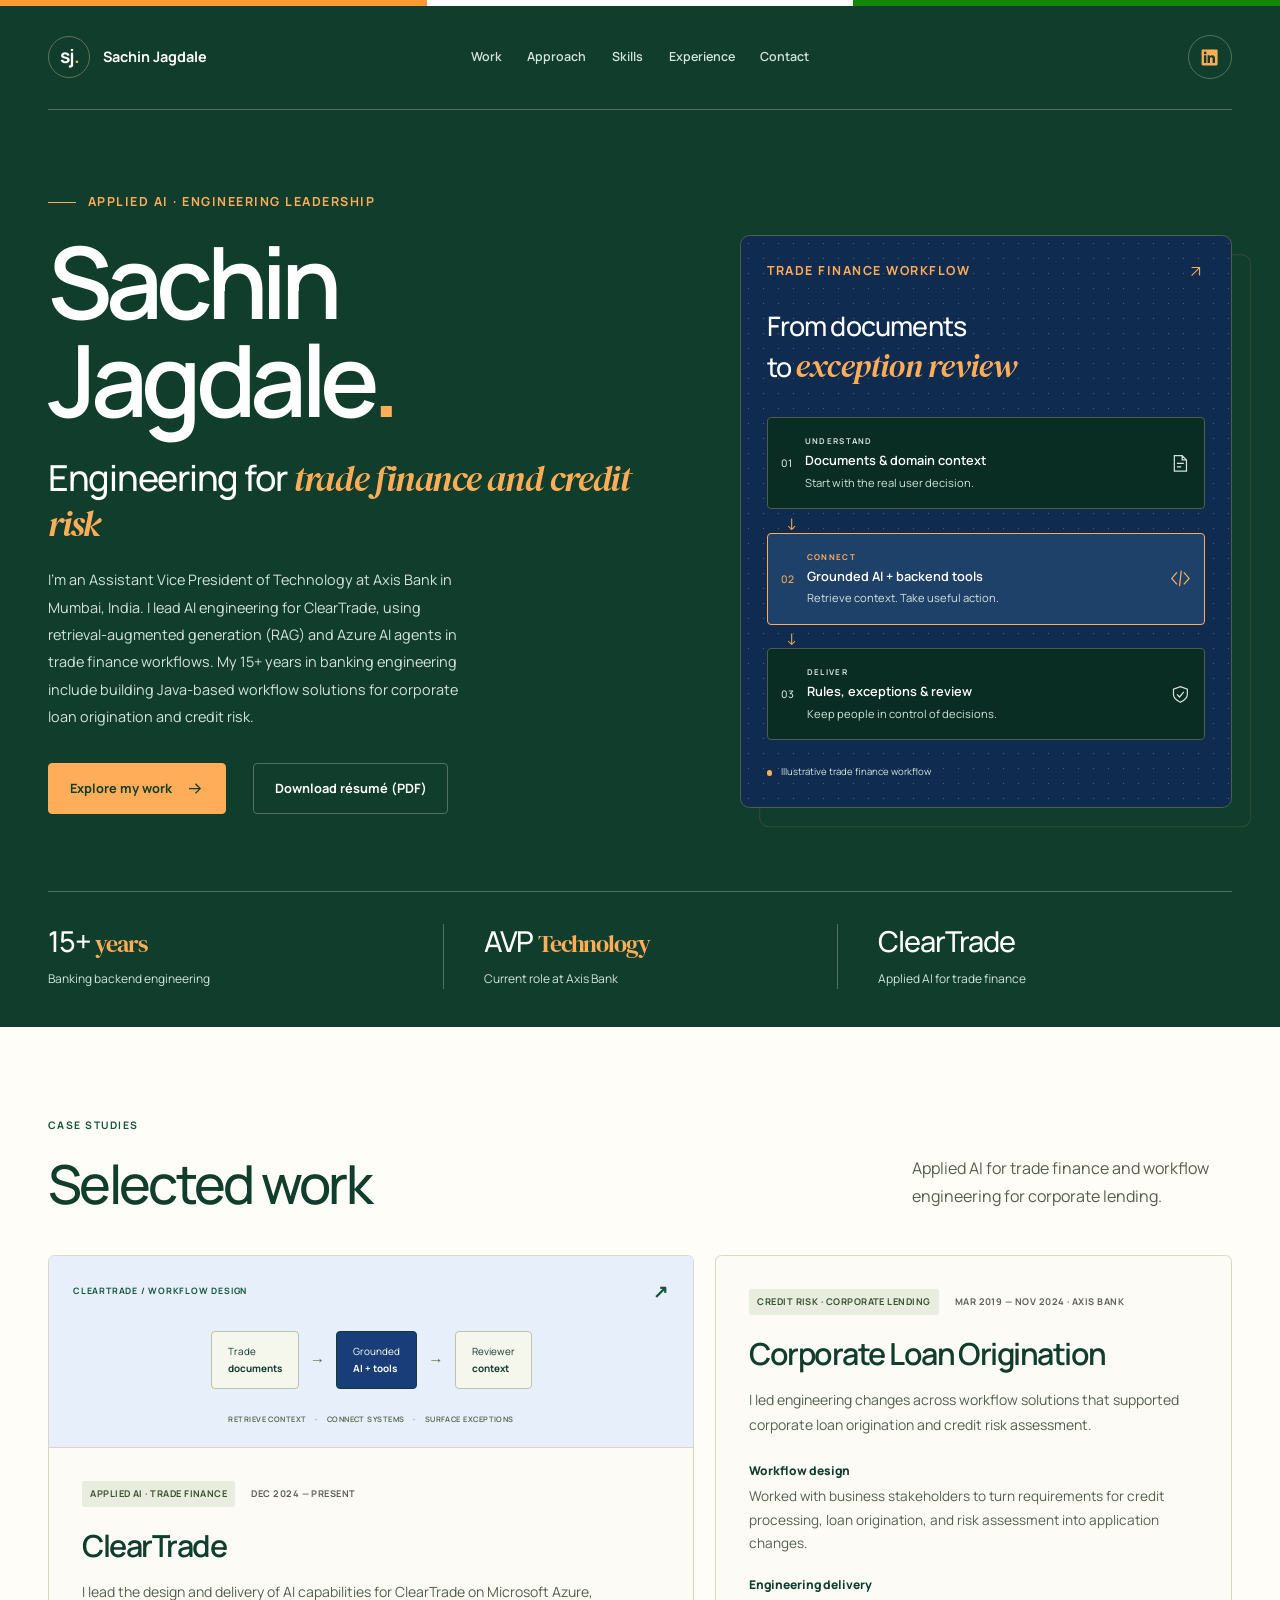
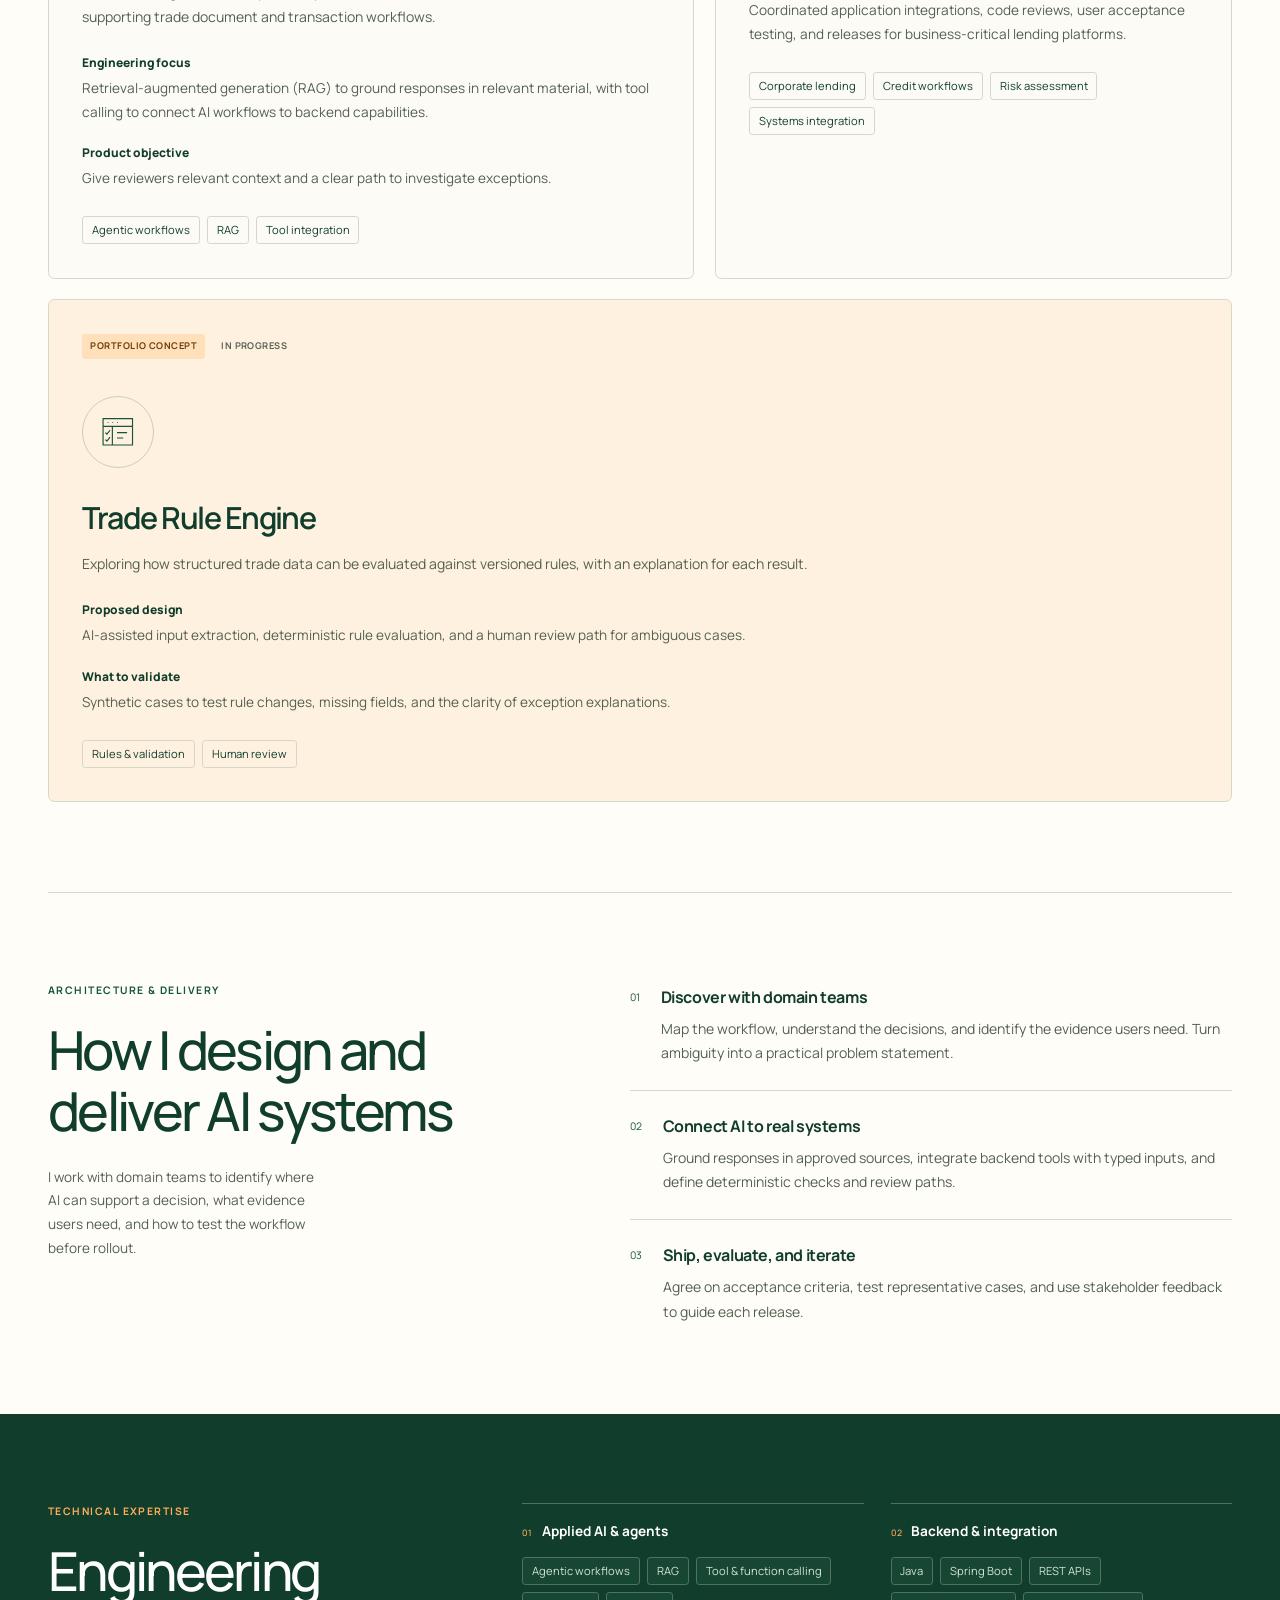
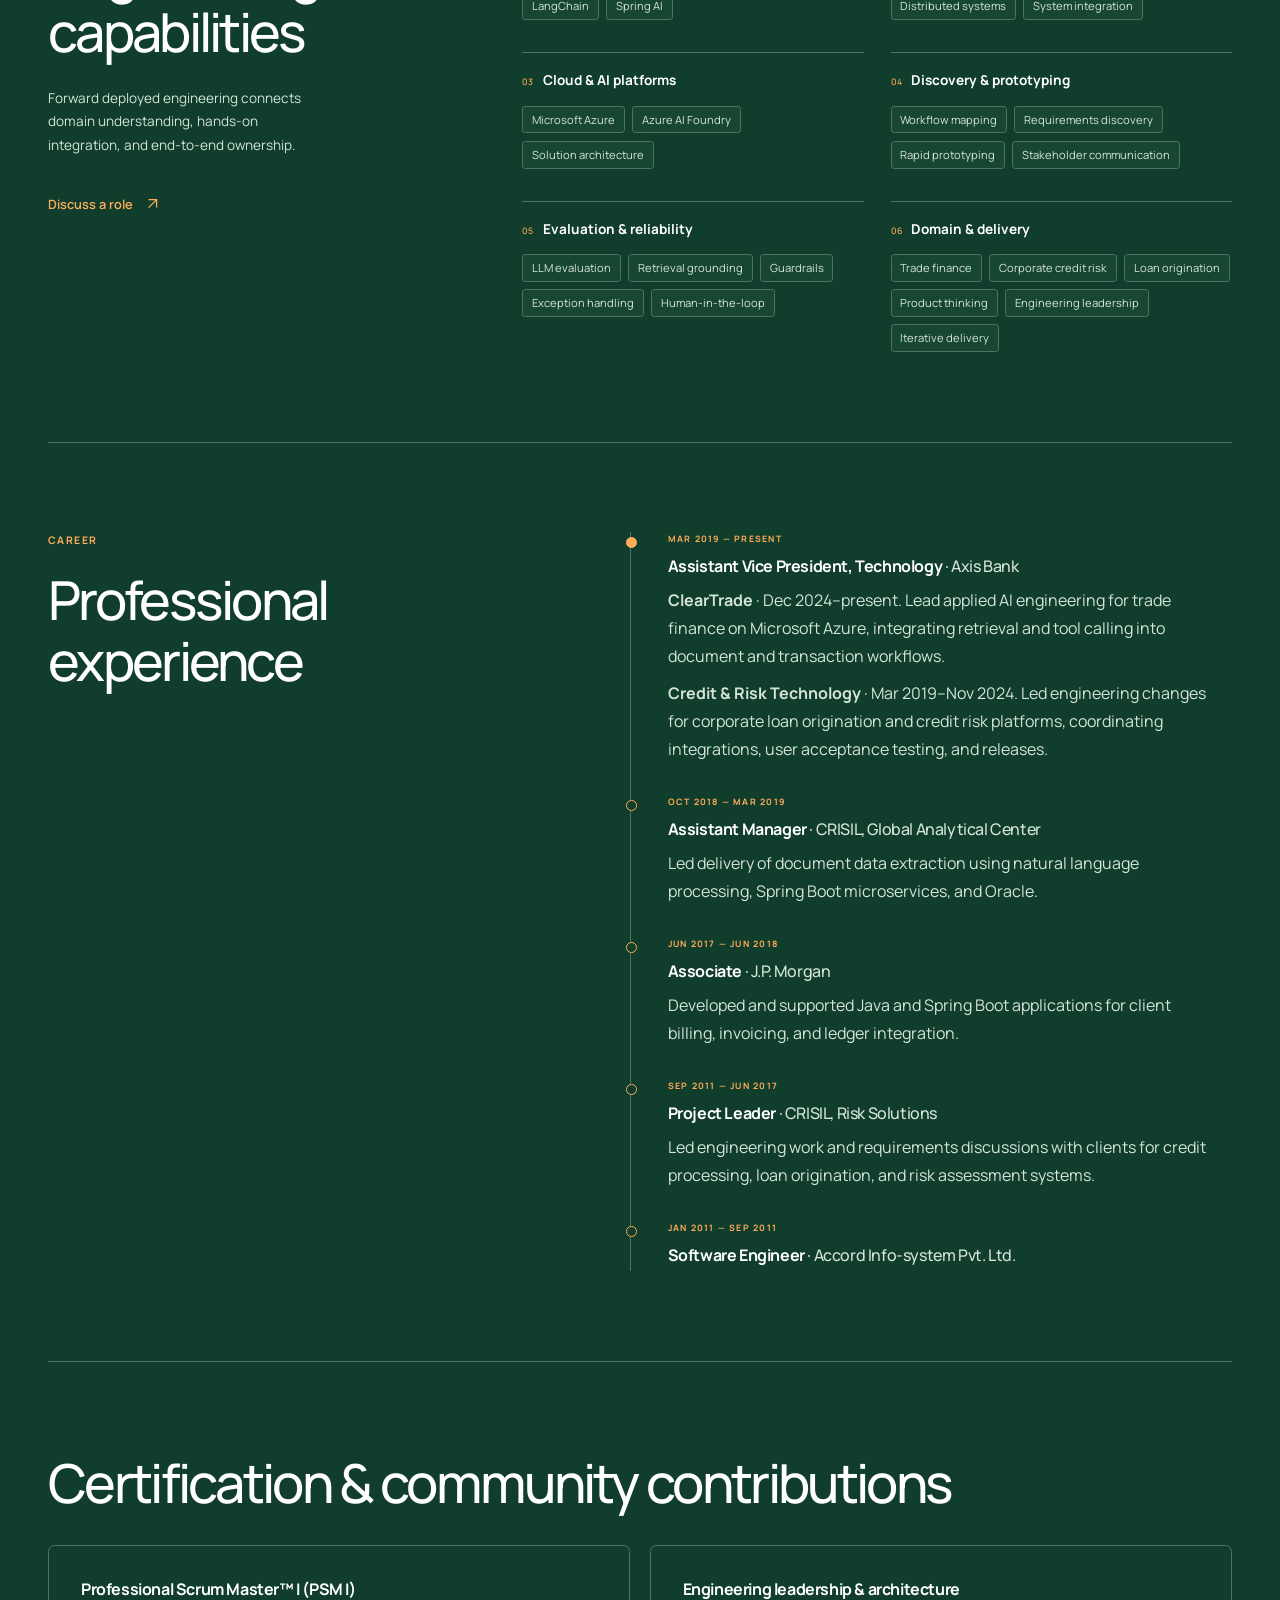
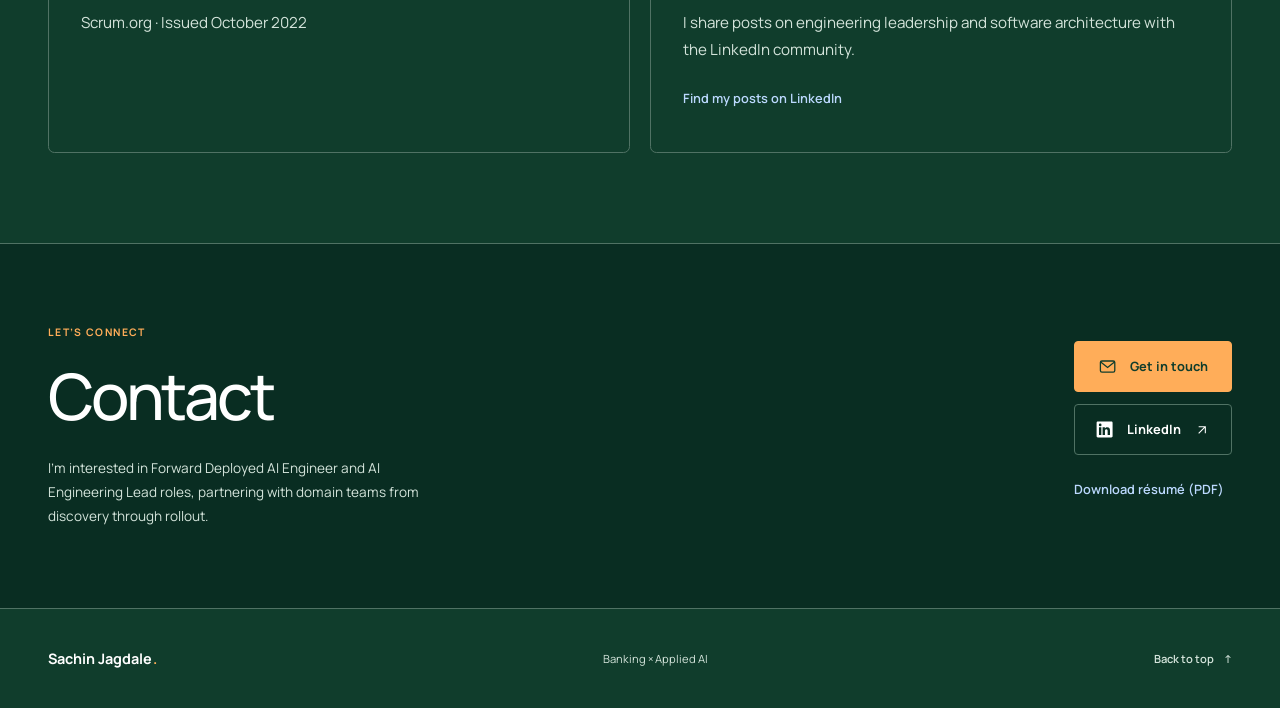
<file: index.html>
<!doctype html>
<html lang="en">
<head>
  <meta charset="utf-8">
  <meta name="viewport" content="width=device-width, initial-scale=1">
  <meta name="description" content="Sachin Jagdale’s engineering portfolio covers Azure AI agents and RAG for trade finance, Java banking systems, and corporate loan origination at Axis Bank.">
  <meta name="theme-color" content="#103d2c">
  <meta property="og:type" content="website">
  <meta property="og:title" content="Sachin Jagdale | AI Engineering Leadership in Banking">
  <meta property="og:description" content="Explore ClearTrade and corporate lending workflows from a Mumbai-based engineering leader with 15+ years in banking technology.">
  <title>Sachin Jagdale | AI Engineering Leadership in Banking</title>
  <link rel="icon" href="favicon.svg" type="image/svg+xml">
  <link rel="preload" href="fonts/manrope-latin.woff2" as="font" type="font/woff2" crossorigin>
  <link rel="stylesheet" href="styles.css">
  <script src="profile.js" defer></script>
</head>
<body id="top">
  <a class="skip" href="#main">Skip to content</a>
  <header class="shell header">
    <a class="brand" href="#top" aria-label="Sachin Jagdale, back to top"><span class="monogram" aria-hidden="true">sj<span>.</span></span><span>Sachin Jagdale</span></a>
    <nav aria-label="Main navigation">
      <a href="#work">Work</a>
      <a href="#approach">Approach</a>
      <a href="#skills">Skills</a>
      <a href="#experience">Experience</a>
      <a href="#contact">Contact</a>
    </nav>
    <a class="social-link" href="https://www.linkedin.com/in/sachinj158" data-link="linkedin" target="_blank" rel="noopener noreferrer" aria-label="Sachin Jagdale on LinkedIn (opens in a new tab)">
      <svg class="icon" viewBox="0 0 24 24" fill="currentColor" aria-hidden="true"><path d="M20.45 2H3.55C2.69 2 2 2.68 2 3.52v16.96c0 .84.69 1.52 1.55 1.52h16.9c.86 0 1.55-.68 1.55-1.52V3.52c0-.84-.69-1.52-1.55-1.52ZM7.93 18.75H4.98V9.2h2.95v9.55ZM6.46 7.9a1.71 1.71 0 1 1 0-3.42 1.71 1.71 0 0 1 0 3.42Zm12.29 10.85H15.8V14.1c0-1.11-.02-2.54-1.55-2.54-1.55 0-1.79 1.21-1.79 2.46v4.73H9.51V9.2h2.83v1.3h.04c.39-.74 1.35-1.52 2.78-1.52 2.98 0 3.59 1.96 3.59 4.51v5.26Z"/></svg>
    </a>
  </header>

  <main id="main">
    <section class="hero shell" aria-labelledby="intro">
      <div class="hero-copy">
        <p class="eyebrow"><span class="small-line" aria-hidden="true"></span> APPLIED AI · ENGINEERING LEADERSHIP</p>
        <h1 id="intro">Sachin<br>Jagdale<span class="name-dot">.</span></h1>
        <p class="hero-statement">Engineering for <em>trade finance and credit risk</em></p>
        <p class="lede">I’m an Assistant Vice President of Technology at Axis Bank in Mumbai, India. I lead AI engineering for ClearTrade, using retrieval-augmented generation (RAG) and Azure AI agents in trade finance workflows. My 15+ years in banking engineering include building Java-based workflow solutions for corporate loan origination and credit risk.</p>
        <div class="actions">
          <a class="button primary" href="#work">Explore my work <svg class="icon" viewBox="0 0 24 24" fill="none" stroke="currentColor" stroke-width="1.6" aria-hidden="true"><path d="M5 12h14m-6-6 6 6-6 6"/></svg></a>
          <a class="button secondary" href="./sachin-jagdale-resume.pdf" data-link="resume" download>Download résumé (PDF)</a>
        </div>
      </div>

      <figure class="flow">
        <div class="flow-heading"><span class="eyebrow">TRADE FINANCE WORKFLOW</span><svg class="icon" viewBox="0 0 24 24" fill="none" stroke="currentColor" stroke-width="1.3" aria-hidden="true"><path d="m7 17 10-10M7 7h10v10"/></svg></div>
        <p class="flow-title">From documents<br>to <em>exception review</em></p>
        <ol class="flow-steps">
          <li><span class="node" aria-hidden="true">01</span><div><span class="flow-label">UNDERSTAND</span><strong>Documents &amp; domain context</strong><small>Start with the real user decision.</small></div><svg class="step-icon" viewBox="0 0 24 24" fill="none" stroke="currentColor" stroke-width="1.4" aria-hidden="true"><path d="M14 3H5v18h14V8l-5-5Z M14 3v5h5 M8 12h8 M8 16h5"/></svg></li>
          <li class="flow-ai"><span class="node" aria-hidden="true">02</span><div><span class="flow-label">CONNECT</span><strong>Grounded AI + backend tools</strong><small>Retrieve context. Take useful action.</small></div><svg class="step-icon" viewBox="0 0 24 24" fill="none" stroke="currentColor" stroke-width="1.4" aria-hidden="true"><path d="m8 5-6 7 6 7m8-14 6 7-6 7m-3-16-2 18"/></svg></li>
          <li><span class="node" aria-hidden="true">03</span><div><span class="flow-label">DELIVER</span><strong>Rules, exceptions &amp; review</strong><small>Keep people in control of decisions.</small></div><svg class="step-icon" viewBox="0 0 24 24" fill="none" stroke="currentColor" stroke-width="1.4" aria-hidden="true"><path d="m12 3 8 3v6c0 5-8 9-8 9s-8-4-8-9V6l8-3Z m-4 9 3 3 5-6"/></svg></li>
        </ol>
        <figcaption><span class="caption-mark" aria-hidden="true"></span>Illustrative trade finance workflow</figcaption>
      </figure>
    </section>

    <dl class="facts shell" aria-label="Career highlights">
      <div><dt>15+ <span>years</span></dt><dd>Banking backend engineering</dd></div>
      <div><dt>AVP <span>Technology</span></dt><dd>Current role at Axis Bank</dd></div>
      <div><dt>ClearTrade</dt><dd>Applied AI for trade finance</dd></div>
    </dl>

    <div class="light">
      <section class="shell section" id="work" aria-labelledby="work-title">
        <div class="section-heading"><div><p class="eyebrow">CASE STUDIES</p><h2 id="work-title">Selected work</h2></div><p class="section-intro">Applied AI for trade finance and workflow engineering for corporate lending.</p></div>
        <div class="projects">
          <article class="case case-featured">
            <div class="project-visual" aria-hidden="true"><div class="visual-heading"><span>CLEARTRADE / WORKFLOW DESIGN</span><span class="diagram-symbol">↗</span></div><div class="mini-flow"><span>Trade<br><strong>documents</strong></span><span class="connector">→</span><span class="mini-ai">Grounded<br><strong>AI + tools</strong></span><span class="connector">→</span><span>Reviewer<br><strong>context</strong></span></div><p>RETRIEVE CONTEXT <span>·</span> CONNECT SYSTEMS <span>·</span> SURFACE EXCEPTIONS</p></div>
            <div class="case-body"><div class="case-meta"><span class="status">APPLIED AI · TRADE FINANCE</span><span>DEC 2024 — PRESENT</span></div><h3>ClearTrade</h3><p>I lead the design and delivery of AI capabilities for ClearTrade on Microsoft Azure, supporting trade document and transaction workflows.</p><dl><dt>Engineering focus</dt><dd>Retrieval-augmented generation (RAG) to ground responses in relevant material, with tool calling to connect AI workflows to backend capabilities.</dd><dt>Product objective</dt><dd>Give reviewers relevant context and a clear path to investigate exceptions.</dd></dl><ul class="tags" aria-label="ClearTrade focus areas"><li>Agentic workflows</li><li>RAG</li><li>Tool integration</li></ul></div>
          </article>
          <article class="case" aria-labelledby="credit-title">
            <div class="case-body">
              <div class="case-meta"><span class="status">CREDIT RISK · CORPORATE LENDING</span><span>MAR 2019 — NOV 2024 · AXIS BANK</span></div>
              <h3 id="credit-title">Corporate Loan Origination</h3>
              <p>I led engineering changes across workflow solutions that supported corporate loan origination and credit risk assessment.</p>
              <dl>
                <dt>Workflow design</dt>
                <dd>Worked with business stakeholders to turn requirements for credit processing, loan origination, and risk assessment into application changes.</dd>
                <dt>Engineering delivery</dt>
                <dd>Coordinated application integrations, code reviews, user acceptance testing, and releases for business-critical lending platforms.</dd>
              </dl>
              <ul class="tags" aria-label="Corporate loan origination focus areas">
                <li>Corporate lending</li><li>Credit workflows</li><li>Risk assessment</li><li>Systems integration</li>
              </ul>
            </div>
          </article>
          <article class="case case-concept">
            <div class="case-body"><div class="case-meta"><span class="status concept">PORTFOLIO CONCEPT</span><span>IN PROGRESS</span></div><div class="concept-symbol" aria-hidden="true"><svg viewBox="0 0 64 64" fill="none" stroke="currentColor" stroke-width="1.5"><path d="M13 15h38v34H13z M13 25h38 M25 25v24 M19 20h1 M25 20h1 M31 20h1 M31 33h13 M31 40h8"/><path d="m16 33 2 2 4-5m-6 12 2 2 4-5"/></svg></div><h3>Trade Rule Engine</h3><p>Exploring how structured trade data can be evaluated against versioned rules, with an explanation for each result.</p><dl><dt>Proposed design</dt><dd>AI-assisted input extraction, deterministic rule evaluation, and a human review path for ambiguous cases.</dd><dt>What to validate</dt><dd>Synthetic cases to test rule changes, missing fields, and the clarity of exception explanations.</dd></dl><ul class="tags" aria-label="Trade Rule Engine focus areas"><li>Rules &amp; validation</li><li>Human review</li></ul></div>
          </article>
        </div>
      </section>

      <section class="shell section approach" id="approach" aria-labelledby="approach-title">
        <div class="approach-intro"><p class="eyebrow">ARCHITECTURE &amp; DELIVERY</p><h2 id="approach-title">How I design and deliver AI systems</h2><p>I work with domain teams to identify where AI can support a decision, what evidence users need, and how to test the workflow before rollout.</p></div>
        <ol class="principles">
          <li><span class="principle-number" aria-hidden="true">01</span><div><h3>Discover with domain teams</h3><p>Map the workflow, understand the decisions, and identify the evidence users need. Turn ambiguity into a practical problem statement.</p></div></li>
          <li><span class="principle-number" aria-hidden="true">02</span><div><h3>Connect AI to real systems</h3><p>Ground responses in approved sources, integrate backend tools with typed inputs, and define deterministic checks and review paths.</p></div></li>
          <li><span class="principle-number" aria-hidden="true">03</span><div><h3>Ship, evaluate, and iterate</h3><p>Agree on acceptance criteria, test representative cases, and use stakeholder feedback to guide each release.</p></div></li>
        </ol>
      </section>
    </div>

    <section class="shell section skills-section" id="skills" aria-labelledby="skills-title">
      <div class="skills-intro"><p class="eyebrow">TECHNICAL EXPERTISE</p><h2 id="skills-title">Engineering capabilities</h2><p>Forward deployed engineering connects domain understanding, hands-on integration, and end-to-end ownership.</p><a class="text-link" href="#contact">Discuss a role <svg class="icon" viewBox="0 0 24 24" fill="none" stroke="currentColor" stroke-width="1.6" aria-hidden="true"><path d="m7 17 10-10M7 7h10v10"/></svg></a></div>
      <dl class="skill-groups">
        <div><dt><span aria-hidden="true">01</span> Applied AI &amp; agents</dt><dd><ul class="tags"><li>Agentic workflows</li><li>RAG</li><li>Tool &amp; function calling</li><li>LangChain</li><li>Spring AI</li></ul></dd></div>
        <div><dt><span aria-hidden="true">02</span> Backend &amp; integration</dt><dd><ul class="tags"><li>Java</li><li>Spring Boot</li><li>REST APIs</li><li>Distributed systems</li><li>System integration</li></ul></dd></div>
        <div><dt><span aria-hidden="true">03</span> Cloud &amp; AI platforms</dt><dd><ul class="tags"><li>Microsoft Azure</li><li>Azure AI Foundry</li><li>Solution architecture</li></ul></dd></div>
        <div><dt><span aria-hidden="true">04</span> Discovery &amp; prototyping</dt><dd><ul class="tags"><li>Workflow mapping</li><li>Requirements discovery</li><li>Rapid prototyping</li><li>Stakeholder communication</li></ul></dd></div>
        <div><dt><span aria-hidden="true">05</span> Evaluation &amp; reliability</dt><dd><ul class="tags"><li>LLM evaluation</li><li>Retrieval grounding</li><li>Guardrails</li><li>Exception handling</li><li>Human-in-the-loop</li></ul></dd></div>
        <div><dt><span aria-hidden="true">06</span> Domain &amp; delivery</dt><dd><ul class="tags"><li>Trade finance</li><li>Corporate credit risk</li><li>Loan origination</li><li>Product thinking</li><li>Engineering leadership</li><li>Iterative delivery</li></ul></dd></div>
      </dl>
    </section>

    <section class="shell section experience" id="experience" aria-labelledby="experience-title">
      <div><p class="eyebrow">CAREER</p><h2 id="experience-title">Professional experience</h2></div>
      <ol class="timeline" aria-label="Employment history, most recent first">
        <li>
          <p class="eyebrow"><time datetime="2019-03">MAR 2019</time> — PRESENT</p>
          <div>
            <h3>Assistant Vice President, Technology <span>· Axis Bank</span></h3>
            <p><strong>ClearTrade</strong> · Dec 2024–present. Lead applied AI engineering for trade finance on Microsoft Azure, integrating retrieval and tool calling into document and transaction workflows.</p>
            <p><strong>Credit &amp; Risk Technology</strong> · Mar 2019–Nov 2024. Led engineering changes for corporate loan origination and credit risk platforms, coordinating integrations, user acceptance testing, and releases.</p>
          </div>
        </li>
        <li>
          <p class="eyebrow"><time datetime="2018-10">OCT 2018</time> — <time datetime="2019-03">MAR 2019</time></p>
          <div><h3>Assistant Manager <span>· CRISIL, Global Analytical Center</span></h3><p>Led delivery of document data extraction using natural language processing, Spring Boot microservices, and Oracle.</p></div>
        </li>
        <li>
          <p class="eyebrow"><time datetime="2017-06">JUN 2017</time> — <time datetime="2018-06">JUN 2018</time></p>
          <div><h3>Associate <span>· J.P. Morgan</span></h3><p>Developed and supported Java and Spring Boot applications for client billing, invoicing, and ledger integration.</p></div>
        </li>
        <li>
          <p class="eyebrow"><time datetime="2011-09">SEP 2011</time> — <time datetime="2017-06">JUN 2017</time></p>
          <div><h3>Project Leader <span>· CRISIL, Risk Solutions</span></h3><p>Led engineering work and requirements discussions with clients for credit processing, loan origination, and risk assessment systems.</p></div>
        </li>
        <li>
          <p class="eyebrow"><time datetime="2011-01">JAN 2011</time> — <time datetime="2011-09">SEP 2011</time></p>
          <div><h3>Software Engineer <span>· Accord Info-system Pvt. Ltd.</span></h3></div>
        </li>
      </ol>
    </section>

    <section class="shell section credentials" id="credentials" aria-labelledby="credentials-title">
      <h2 id="credentials-title">Certification &amp; community contributions</h2>
      <div class="credentials-grid">
        <article>
          <h3>Professional Scrum Master™ I (PSM I)</h3>
          <p>Scrum.org · Issued <time datetime="2022-10">October 2022</time></p>
        </article>
        <article>
          <h3>Engineering leadership &amp; architecture</h3>
          <p>I share posts on engineering leadership and software architecture with the LinkedIn community.</p>
          <a class="text-link" href="https://www.linkedin.com/in/sachinj158">Find my posts on LinkedIn</a>
        </article>
      </div>
    </section>

    <section class="contact" id="contact" aria-labelledby="contact-title">
      <div class="shell contact-inner"><div><p class="eyebrow">LET’S CONNECT</p><h2 id="contact-title">Contact</h2><p>I’m interested in Forward Deployed AI Engineer and AI Engineering Lead roles, partnering with domain teams from discovery through rollout.</p></div><div class="contact-actions"><div class="actions" id="contact-links"><a class="button primary" href="mailto:sachinj158@gmail.com" data-link="email"><svg class="icon" viewBox="0 0 24 24" fill="none" stroke="currentColor" stroke-width="1.6" aria-hidden="true"><rect x="3" y="5" width="18" height="14" rx="2"/><path d="m3 6 9 7 9-7"/></svg> Get in touch</a><a class="button secondary" href="https://www.linkedin.com/in/sachinj158" data-link="linkedin" target="_blank" rel="noopener noreferrer"><svg class="icon" viewBox="0 0 24 24" fill="currentColor" aria-hidden="true"><path d="M20.45 2H3.55C2.69 2 2 2.68 2 3.52v16.96c0 .84.69 1.52 1.55 1.52h16.9c.86 0 1.55-.68 1.55-1.52V3.52c0-.84-.69-1.52-1.55-1.52ZM7.93 18.75H4.98V9.2h2.95v9.55ZM6.46 7.9a1.71 1.71 0 1 1 0-3.42 1.71 1.71 0 0 1 0 3.42Zm12.29 10.85H15.8V14.1c0-1.11-.02-2.54-1.55-2.54-1.55 0-1.79 1.21-1.79 2.46v4.73H9.51V9.2h2.83v1.3h.04c.39-.74 1.35-1.52 2.78-1.52 2.98 0 3.59 1.96 3.59 4.51v5.26Z"/></svg> LinkedIn<span class="sr-only"> (opens in a new tab)</span><svg class="icon icon-small" viewBox="0 0 24 24" fill="none" stroke="currentColor" stroke-width="1.6" aria-hidden="true"><path d="m7 17 10-10M7 7h10v10"/></svg></a><a class="text-link" href="./sachin-jagdale-resume.pdf" data-link="resume" download>Download résumé (PDF)</a></div><p class="contact-note" id="contact-note" hidden>Contact details are being updated.</p></div></div>
    </section>
  </main>
  <footer class="shell footer"><a class="brand" href="#top">Sachin Jagdale<span class="name-dot" aria-hidden="true">.</span></a><span>Banking × Applied AI</span><a class="text-link" href="#top">Back to top <span aria-hidden="true">↑</span></a></footer>
</body>
</html>
</file>
<file: styles.css>
@font-face {
  font-family: Manrope;
  font-style: normal;
  font-weight: 400 800;
  font-display: swap;
  src: url("fonts/manrope-latin.woff2") format("woff2");
}
@font-face {
  font-family: "DM Serif Display";
  font-style: normal;
  font-weight: 400;
  font-display: swap;
  src: url("fonts/dm-serif-display-latin.woff2") format("woff2");
}
@font-face {
  font-family: "DM Serif Display";
  font-style: italic;
  font-weight: 400;
  font-display: swap;
  src: url("fonts/dm-serif-display-italic-latin.woff2") format("woff2");
}
:root {
  color-scheme: dark;
  --ink: #103d2c;
  --deep: #092d22;
  --panel: #19533d;
  --paper: #fffdf7;
  --white: #ffffff;
  --muted: #d4e4db;
  --accent: #ffad59;
  --forest: #15553c;
  --line: #507264;
  --paper-line: #d5d8c9;
  --serif: "DM Serif Display", Georgia, serif;
  --sans: Manrope, "Segoe UI", sans-serif;
}
* { box-sizing: border-box; }
html { scroll-behavior: smooth; scroll-padding-top: 2rem; }
body::before {
  content: "";
  display: block;
  height: .35rem;
  background: linear-gradient(to right, #ff9933 0 33.333%, #fff 33.333% 66.667%, #138808 66.667% 100%);
}
body { margin: 0; background: var(--ink); color: var(--white); font: 400 .95rem/1.75 var(--sans); -webkit-font-smoothing: antialiased; }
::selection { background: var(--accent); color: var(--ink); }
[hidden] { display: none !important; }
a { color: inherit; text-underline-offset: .3em; }
a:focus-visible { outline: 2px solid var(--accent); outline-offset: 6px; border-radius: 2px; }
.light a:focus-visible { outline-color: var(--forest); }
p, figure, dl, ol, ul { margin: 0; }
h1, h2, h3 { margin: 0; }
p + p { margin-top: 1rem; }
svg { display: block; }
.icon { width: 1.2rem; height: 1.2rem; flex: 0 0 auto; }
.icon-small { width: 1rem; height: 1rem; }
.sr-only { position: absolute; width: 1px; height: 1px; padding: 0; margin: -1px; overflow: hidden; clip-path: inset(50%); white-space: nowrap; border: 0; }
.skip { position: fixed; top: .6rem; left: .6rem; z-index: 10; transform: translateY(-200%); background: var(--accent); color: var(--ink); padding: .6rem 1rem; }
.skip:focus { transform: none; }
.shell { width: min(75rem, calc(100% - 6rem)); margin-inline: auto; }
.header { display: grid; grid-template-columns: 1fr auto 1fr; align-items: center; gap: 2rem; min-height: 6.5rem; border-bottom: 1px solid var(--line); }
.brand { display: inline-flex; align-items: center; gap: .8rem; font-size: .9rem; font-weight: 700; text-decoration: none; justify-self: start; }
.monogram { display: grid; place-content: center; grid-auto-flow: column; align-items: baseline; border: 1px solid #637357; width: 2.65rem; height: 2.65rem; border-radius: 50%; color: var(--white); font-size: 1.2rem; letter-spacing: -.07em; }
.monogram > span { color: var(--accent); }
nav { display: flex; flex-wrap: wrap; align-items: center; gap: 1.6rem; }
nav a { padding-block: .75rem; color: var(--muted); font-size: .78rem; font-weight: 600; text-decoration: none; transition: color .2s; }
nav a:hover { color: var(--white); }
.social-link { display: grid; place-items: center; justify-self: end; width: 2.75rem; height: 2.75rem; border: 1px solid var(--line); border-radius: 50%; color: var(--accent); transition: color .2s, background-color .2s; }
.social-link:hover { color: var(--ink); background: var(--accent); }
.hero { display: grid; grid-template-columns: 1.25fr 1fr; align-items: center; gap: clamp(2.5rem, 6vw, 6rem); padding-block: 5.2rem 4.8rem; }
.hero-copy, .flow, .section-heading > *, .skills-intro { min-width: 0; }
.eyebrow { margin: 0 0 1.25rem; color: var(--accent); font-size: .65rem; line-height: 1.6; font-weight: 700; letter-spacing: .14em; }
.hero .eyebrow { display: flex; align-items: center; gap: .75rem; font-size: .64rem; letter-spacing: .12em; }
.small-line { display: inline-block; width: 1.75rem; height: 1px; flex: 0 0 auto; background: var(--accent); }
h1 { color: var(--white); font-weight: 600; font-size: clamp(4.7rem, 7.8vw, 7rem); line-height: .99; letter-spacing: -.065em; }
.name-dot { color: var(--accent); }
.hero-statement { margin-top: 1.65rem; font-size: clamp(1.7rem, 2.8vw, 2.35rem); font-weight: 500; line-height: 1.25; letter-spacing: -.035em; }
.hero-statement em, h2 em, .flow-title em { color: var(--accent); font-family: var(--serif); font-weight: 400; }
.lede { max-width: 48ch; margin-top: 1.2rem; color: var(--muted); font-size: .9rem; line-height: 1.9; }
.actions { display: flex; align-items: center; flex-wrap: wrap; gap: .8rem 1.7rem; }
.hero .actions { margin-top: 2rem; }
.button { display: inline-flex; align-items: center; justify-content: center; gap: .8rem; min-height: 3.2rem; padding: .8rem 1.3rem; border: 1px solid var(--line); border-radius: .25rem; font-size: .8rem; font-weight: 700; text-decoration: none; transition: background-color .2s, border-color .2s, transform .2s; }
.button:active { transform: translateY(1px); }
.primary { background: var(--accent); border-color: var(--accent); color: var(--ink); }
.primary:hover { background: #ffc589; border-color: #ffc589; transform: translateY(-2px); }
.secondary { color: var(--white); }
.secondary:hover { background: var(--panel); border-color: var(--accent); transform: translateY(-2px); }
.text-link { color: #bcd9ff; display: inline-flex; align-items: center; gap: .6rem; min-height: 2.75rem; font-size: .8rem; font-weight: 600; text-decoration: none; transition: color .2s; }
.text-link:hover { color: var(--accent); text-decoration: underline; }
.flow { position: relative; margin-top: 2.3rem; padding: 1.6rem; border: 1px solid #4a604b; border-radius: .6rem; background-color: #102b50; background-image: radial-gradient(#4b6384 0.65px, transparent 0.65px); background-size: 15px 15px; box-shadow: 1.2rem 1.2rem 0 -1px var(--ink), 1.2rem 1.2rem 0 0 #344a39; }
.flow-heading { display: flex; align-items: center; justify-content: space-between; gap: 1rem; }
.flow-heading .eyebrow { margin: 0; font-size: .58rem; letter-spacing: .12em; }
.flow-heading > .icon { color: var(--accent); }
.flow-title { margin-top: 1.7rem; font-size: clamp(1.35rem, 2.1vw, 1.8rem); line-height: 1.35; font-weight: 500; letter-spacing: -.03em; }
.flow-title em { font-size: 1.2em; }
.flow-steps { display: grid; gap: 1.45rem; padding: 0; margin-top: 1.8rem; list-style: none; }
.flow-steps li { position: relative; display: grid; grid-template-columns: auto minmax(0, 1fr) auto; align-items: center; gap: .8rem; padding: 1rem .85rem; border: 1px solid #4a5f4c; border-radius: .25rem; background: var(--deep); }
.flow-steps li + li::before { content: "↓"; position: absolute; top: -1.56rem; left: 1.15rem; color: var(--accent); font-size: 1rem; }
.node { color: var(--muted); font-size: .65rem; font-weight: 500; }
.flow-label { display: block; color: var(--muted); font-size: .5rem; letter-spacing: .16em; font-weight: 700; margin-bottom: .2rem; }
.flow-steps strong { display: block; font-size: .8rem; font-weight: 600; line-height: 1.5; }
.flow-steps small { display: block; color: var(--muted); font-size: .7rem; margin-top: .15rem; }
.step-icon { width: 1.3rem; height: 1.3rem; color: var(--muted); }
.flow-steps .flow-ai { border-color: var(--accent); background: #1d4169; }
.flow-ai .node, .flow-ai .flow-label, .flow-ai .step-icon { color: var(--accent); }
.flow figcaption { display: flex; align-items: center; gap: .55rem; margin-top: 1.5rem; color: var(--muted); font-size: .6rem; }
.caption-mark { width: .35rem; height: .35rem; background: var(--accent); border-radius: 50%; }
.facts { display: grid; grid-template-columns: 1fr 1fr 1fr; margin-block: 0; padding-block: 2rem 2.4rem; border-top: 1px solid var(--line); }
.facts > div { padding-inline: 2.5rem; border-left: 1px solid var(--line); }
.facts > div:first-child { padding-left: 0; border-left: 0; }
.facts > div:last-child { padding-right: 0; }
.facts dt { font-size: 1.8rem; font-weight: 500; line-height: 1.2; letter-spacing: -.04em; }
.facts dt span { font-family: var(--serif); color: var(--accent); font-size: .85em; font-weight: 400; }
.facts dd { margin: .6rem 0 0; color: var(--muted); font-size: .75rem; }
.light { background: var(--paper); color: var(--ink); color-scheme: light; }
.light .eyebrow { color: var(--forest); }
.section { padding-block: clamp(3.5rem, 7vw, 6rem); }
h2 { font-size: clamp(2.3rem, 4.2vw, 3.5rem); font-weight: 500; line-height: 1.14; letter-spacing: -.05em; }
h2 em { letter-spacing: -.035em; }
.light h2 em { color: var(--forest); }
h3 { font-size: 1rem; font-weight: 700; line-height: 1.4; letter-spacing: -.025em; }
.section-heading { display: flex; justify-content: space-between; align-items: end; gap: 2.5rem; margin-bottom: 2.5rem; }
.section-intro { max-width: 32ch; padding-bottom: .3rem; color: #53604f; font-size: .85rem; }
.projects { display: grid; grid-template-columns: 1.25fr 1fr; gap: 1.3rem; }
.case { overflow: hidden; border: 1px solid var(--paper-line); border-radius: .4rem; background: #fcfbf6; }
.project-visual { padding: 1.3rem 1.5rem; background: #e6effa; border-bottom: 1px solid var(--paper-line); }
.visual-heading { display: flex; align-items: center; justify-content: space-between; gap: 1rem; color: var(--forest); font-size: .55rem; font-weight: 700; letter-spacing: .09em; }
.diagram-symbol { font-size: 1.1rem; }
.mini-flow { display: flex; align-items: center; justify-content: center; gap: .7rem; padding-block: 1.5rem; }
.mini-flow > span:not(.connector) { padding: .65rem 1rem; border: 1px solid #b7c5ab; border-radius: .25rem; font-size: .62rem; background: #f5f6ec; }
.mini-flow > span.mini-ai { background: #183d78; color: var(--white); border-color: var(--ink); }
.connector { color: #5a6d4c; }
.project-visual > p { text-align: center; font-size: .47rem; font-weight: 600; letter-spacing: .06em; color: #506147; }
.project-visual > p span { padding-inline: .4rem; }
.case-body { padding: clamp(1.25rem, 2.6vw, 2.1rem); }
.case-meta { display: flex; flex-wrap: wrap; align-items: center; gap: .6rem 1rem; color: #5b6458; font-size: .58rem; font-weight: 700; letter-spacing: .05em; }
.status { display: inline-block; padding: .3rem .5rem; background: #e8eddf; color: #3b5333; border-radius: .15rem; }
.concept { background: #ffe0ba; color: #703e0e; }
.case h3 { margin-top: 1.15rem; font-size: 1.9rem; font-weight: 600; letter-spacing: -.05em; }
.case h3 + p { margin-top: .8rem; color: #53604f; font-size: .875rem; }
.case dl { margin-top: 1.4rem; font-size: .85rem; }
.case dt { margin-bottom: .25rem; font-size: .75rem; font-weight: 800; }
.case dd { color: #53604f; margin: 0 0 1.1rem; }
.case dd:last-child { margin-bottom: 0; }
.tags { display: flex; align-items: start; flex-wrap: wrap; gap: .45rem; padding: 0; list-style: none; }
.tags li { padding: .25rem .55rem; border: 1px solid var(--paper-line); border-radius: .2rem; font-size: .7rem; line-height: 1.6; }
.case .tags { margin-top: 1.6rem; }
.case-concept { grid-column: 1 / -1; background: #fff1df; }
.concept-symbol { display: grid; place-items: center; width: 4.5rem; height: 4.5rem; border: 1px solid #c9ceba; border-radius: 50%; margin-block: 2.3rem 1.8rem; color: var(--forest); }
.concept-symbol svg { width: 3.1rem; height: 3.1rem; }
.approach { display: grid; grid-template-columns: 1fr 1.2fr; gap: 5rem; border-top: 1px solid var(--paper-line); }
.approach-intro > p:last-child { max-width: 34ch; margin-top: 1.5rem; color: #53604f; font-size: .85rem; }
.principles { list-style: none; padding: 0; }
.principles li { display: grid; grid-template-columns: auto 1fr; gap: 1.3rem; padding-block: 1.5rem; border-top: 1px solid var(--paper-line); }
.principles li:first-child { padding-top: .2rem; border-top: 0; }
.principles li:last-child { padding-bottom: 0; }
.principle-number { margin-top: .15rem; font-size: .65rem; color: var(--forest); }
.principles p { margin-top: .55rem; color: #53604f; font-size: .875rem; }
.skills-section { display: grid; grid-template-columns: .85fr 1.5fr; gap: 4.5rem; }
.skills-intro > p:not(.eyebrow) { max-width: 35ch; margin-top: 1.5rem; color: var(--muted); font-size: .85rem; }
.skills-intro .text-link { margin-top: 1.5rem; color: var(--accent); }
.skill-groups { display: grid; grid-template-columns: 1fr 1fr; gap: 2rem 1.7rem; }
.skill-groups > div { padding-top: 1rem; border-top: 1px solid var(--line); }
.skill-groups dt { display: flex; align-items: baseline; gap: .6rem; font-size: .85rem; font-weight: 700; }
.skill-groups dt > span { color: var(--accent); font-size: .55rem; font-weight: 500; }
.skill-groups dd { margin: .8rem 0 0; }
.skill-groups .tags li { border-color: var(--line); color: var(--muted); font-size: .7rem; background: #174732; }
.experience { display: grid; grid-template-columns: 1fr 1.2fr; gap: 5rem; border-top: 1px solid var(--line); }
.timeline { list-style: none; padding: 0 0 0 1.2rem; border-left: 1px solid var(--line); }
.timeline li { position: relative; padding: 0 0 2rem 1.1rem; }
.timeline li:last-child { padding-bottom: .3rem; }
.timeline li::before { content: ""; position: absolute; top: .3rem; left: -1.5rem; width: .55rem; height: .55rem; border: 1px solid var(--accent); border-radius: 50%; background: var(--ink); }
.timeline li:first-child::before { background: var(--accent); }
.timeline .eyebrow { margin-bottom: .55rem; font-size: .55rem; }
.timeline h3 span { color: var(--muted); font-weight: 500; }
.timeline div > p { max-width: 55ch; margin-top: .55rem; color: var(--muted); font-size: .875rem; }
.contact { background: var(--deep); border-block: 1px solid var(--line); }
.contact-inner { display: grid; grid-template-columns: 1.3fr 1fr; align-items: center; gap: 4rem; padding-block: 5rem; }
.contact h2 { font-size: clamp(2.75rem, 5vw, 4.2rem); }
.contact-inner > div > p:not(.eyebrow) { max-width: 49ch; margin-top: 1.5rem; color: var(--muted); font-size: .85rem; }
.contact-actions { justify-self: end; }
.contact-actions .actions { align-items: stretch; flex-direction: column; gap: .75rem; }
.contact-caption { display: block; margin-top: 1.5rem; color: var(--muted); font-size: .48rem; font-weight: 600; letter-spacing: .1em; }
.contact-note { color: var(--muted); font-size: .8rem; }
.footer { display: flex; flex-wrap: wrap; align-items: center; justify-content: space-between; gap: 1rem 2rem; padding-block: 1.7rem; }
.footer .brand { gap: .08rem; }
.footer > span { color: var(--muted); font-size: .7rem; }
.footer > .text-link { color: var(--muted); font-size: .7rem; }
.footer > .text-link:hover { color: var(--accent); }
@media (min-width: 1500px) {
  .hero { padding-block: 6.5rem; }
}
@media (max-width: 1100px) {
  .shell { width: calc(100% - 4rem); }
  .header { grid-template-columns: auto 1fr auto; gap: 1.8rem; }
  nav { justify-content: center; gap: 1.2rem; }
  .hero { gap: 2.5rem; }
  .flow { padding: 1.3rem; }
  .flow-steps li { grid-template-columns: auto minmax(0, 1fr); gap: .65rem; }
  .step-icon { display: none; }
  .skills-section, .approach, .experience { gap: 2.5rem; }
  .skills-section { grid-template-columns: .8fr 1.3fr; }
  .facts > div { padding-inline: 1.5rem; }
  .mini-flow { gap: .5rem; }
  .mini-flow > span:not(.connector) { padding: .6rem .75rem; }
}
@media (max-width: 850px) {
  .header { min-height: 5.5rem; gap: 1rem; }
  .brand { font-size: .8rem; gap: .6rem; }
  .monogram { width: 2.3rem; height: 2.3rem; }
  nav { gap: .8rem; }
  nav a { font-size: .7rem; }
  .hero { grid-template-columns: 1.15fr 1fr; gap: 1.75rem; padding-block: 3.5rem; }
  h1 { font-size: clamp(4rem, 8.8vw, 5.5rem); }
  .hero .eyebrow { font-size: .53rem; }
  .small-line { width: 1rem; }
  .hero-statement { font-size: 1.55rem; }
  .lede { font-size: .8rem; }
  .hero .actions { column-gap: 1rem; }
  .button { padding-inline: 1rem; }
  .flow { padding: 1rem; }
  .flow-title { font-size: 1.25rem; }
  .flow-heading .eyebrow { font-size: .45rem; }
  .flow-steps { gap: 1.2rem; }
  .flow-steps li { padding: .8rem .6rem; gap: .5rem; }
  .flow-steps li + li::before { top: -1.35rem; left: .7rem; }
  .flow-steps strong { font-size: .65rem; }
  .flow-steps small { font-size: .57rem; }
  .flow figcaption { font-size: .52rem; }
  .facts dt { font-size: 1.5rem; }
  .facts dd { font-size: .65rem; }
  .skills-section { grid-template-columns: 1fr; }
  .skills-intro { display: grid; grid-template-columns: 1fr 1fr; column-gap: 2rem; align-items: start; }
  .skills-intro .eyebrow { grid-column: 1 / -1; }
  .skills-intro h2 { grid-row: span 2; }
  .skills-intro > p:not(.eyebrow) { margin-top: 0; }
  .skills-intro .text-link { margin-top: .75rem; }
  .contact-inner { gap: 2rem; }
}
@media (max-width: 680px) {
  .shell { width: calc(100% - 2.5rem); }
  .header { grid-template-columns: 1fr auto; gap: .35rem 1rem; padding-block: 1rem .7rem; }
  .header > .brand { font-size: .9rem; }
  .header > nav { grid-row: 2; grid-column: 1 / -1; justify-content: space-between; gap: .4rem 1rem; }
  nav a { font-size: .72rem; }
  .social-link { grid-row: 1; grid-column: 2; }
  .hero { grid-template-columns: 1fr; gap: 2.5rem; padding-block: 3rem; }
  .hero .eyebrow { font-size: .58rem; }
  h1 { font-size: clamp(4.5rem, 17vw, 7rem); }
  .hero-statement { margin-top: 1.5rem; font-size: clamp(1.7rem, 5.5vw, 2.1rem); }
  .lede { max-width: 48ch; font-size: .85rem; }
  .hero .actions { gap: .7rem 1.5rem; }
  .flow { width: calc(100% - .8rem); max-width: 29rem; margin-top: 0; padding: 1.5rem; box-shadow: .8rem .8rem 0 -1px var(--ink), .8rem .8rem 0 0 #344a39; }
  .flow-heading .eyebrow { font-size: .55rem; }
  .flow-title { font-size: 1.6rem; margin-top: 1.4rem; }
  .flow-steps { gap: 1.45rem; margin-top: 1.5rem; }
  .flow-steps li { grid-template-columns: auto minmax(0, 1fr) auto; gap: .75rem; padding: 1rem .8rem; }
  .flow-steps li + li::before { top: -1.55rem; left: 1rem; }
  .flow-steps strong { font-size: .75rem; }
  .flow-steps small { font-size: .65rem; }
  .step-icon { display: block; }
  .flow figcaption { font-size: .6rem; }
  .facts { grid-template-columns: 1fr; padding-block: .5rem 1.3rem; margin-top: 1rem; }
  .facts > div { display: grid; grid-template-columns: 1fr 1fr; align-items: center; gap: 1rem; padding: 1.2rem 0; border-left: 0; border-top: 1px solid var(--line); }
  .facts > div:first-child { border-top: 0; }
  .facts dt { font-size: 1.4rem; }
  .facts dd { margin: 0; font-size: .65rem; }
  .section { padding-block: 3.5rem; }
  .section-heading { display: block; margin-bottom: 2rem; }
  .section-intro { max-width: 40ch; margin-top: 1.4rem; padding: 0; }
  .projects { grid-template-columns: 1fr; gap: 1.2rem; }
  .project-visual { padding: 1.2rem; }
  .mini-flow { gap: .75rem; }
  .mini-flow > span:not(.connector) { padding: .7rem 1rem; }
  .case-body { padding: 1.5rem; }
  .concept-symbol { margin-block: 1.5rem; }
  .approach, .experience { grid-template-columns: 1fr; gap: 2rem; }
  .approach-intro > p:last-child { max-width: 40ch; }
  .principles li:first-child { border-top: 1px solid var(--paper-line); padding-top: 1.5rem; }
  .skills-intro { display: block; }
  .skills-intro > p:not(.eyebrow) { max-width: 40ch; margin-top: 1.3rem; }
  .skills-intro .text-link { margin-top: 1rem; }
  .skill-groups { column-gap: 1rem; }
  .skill-groups dt { gap: .4rem; font-size: .74rem; }
  .skill-groups .tags li { font-size: .7rem; padding: .25rem .45rem; }
  .contact-inner { grid-template-columns: 1fr; gap: 2rem; padding-block: 3.5rem; }
  .contact-actions { justify-self: start; width: 100%; }
  .contact-actions .actions { flex-direction: row; flex-wrap: wrap; }
  .contact-caption { font-size: .5rem; }
  .footer { gap: .6rem 1rem; padding-block: 1.3rem; }
  .footer > span { display: none; }
}
@media (max-width: 380px) {
  .shell { width: calc(100% - 2rem); }
  .hero .eyebrow { font-size: .5rem; gap: .5rem; }
  .flow { padding: 1rem; }
  .flow-steps li { grid-template-columns: auto minmax(0, 1fr); }
  .step-icon { display: none; }
  .facts > div { grid-template-columns: 1fr 1fr; gap: .5rem; }
  .facts dt { font-size: 1.25rem; }
  .skill-groups { grid-template-columns: 1fr; }
  .case-body { padding: 1.2rem; }
  .project-visual { padding: 1rem; }
  .mini-flow { gap: .45rem; }
  .mini-flow > span:not(.connector) { padding: .6rem .65rem; font-size: .57rem; }
  .project-visual > p { font-size: .4rem; }
  .contact-caption { font-size: .43rem; }
}
@media (prefers-reduced-motion: no-preference) {
  .hero-copy { animation: enter .7s ease-out both; }
  .flow { animation: enter .7s .12s ease-out both; }
  @keyframes enter { from { opacity: 0; transform: translateY(1rem); } to { opacity: 1; transform: translateY(0); } }
}
@media (prefers-reduced-motion: reduce) {
  html { scroll-behavior: auto; }
  *, *::before, *::after { animation: none !important; transition: none !important; }
}

.hero .eyebrow {
  font-size: .78rem;
  line-height: 1.5;
}
.section-intro,
.timeline div > p {
  font-size: 1rem;
}
@media (max-width: 400px) {
  .hero .eyebrow { font-size: .72rem; }
}

.credentials { border-top: 1px solid var(--line); }
.credentials-grid {
  display: grid;
  grid-template-columns: repeat(auto-fit, minmax(min(100%, 20rem), 1fr));
  gap: 1.2rem;
  margin-top: 2rem;
}
.credentials-grid article {
  padding: clamp(1.2rem, 3vw, 2rem);
  border: 1px solid var(--line);
  border-radius: .4rem;
}
.credentials-grid p { margin-top: .6rem; color: var(--muted); }
.credentials-grid a { margin-top: .8rem; }
</file>
